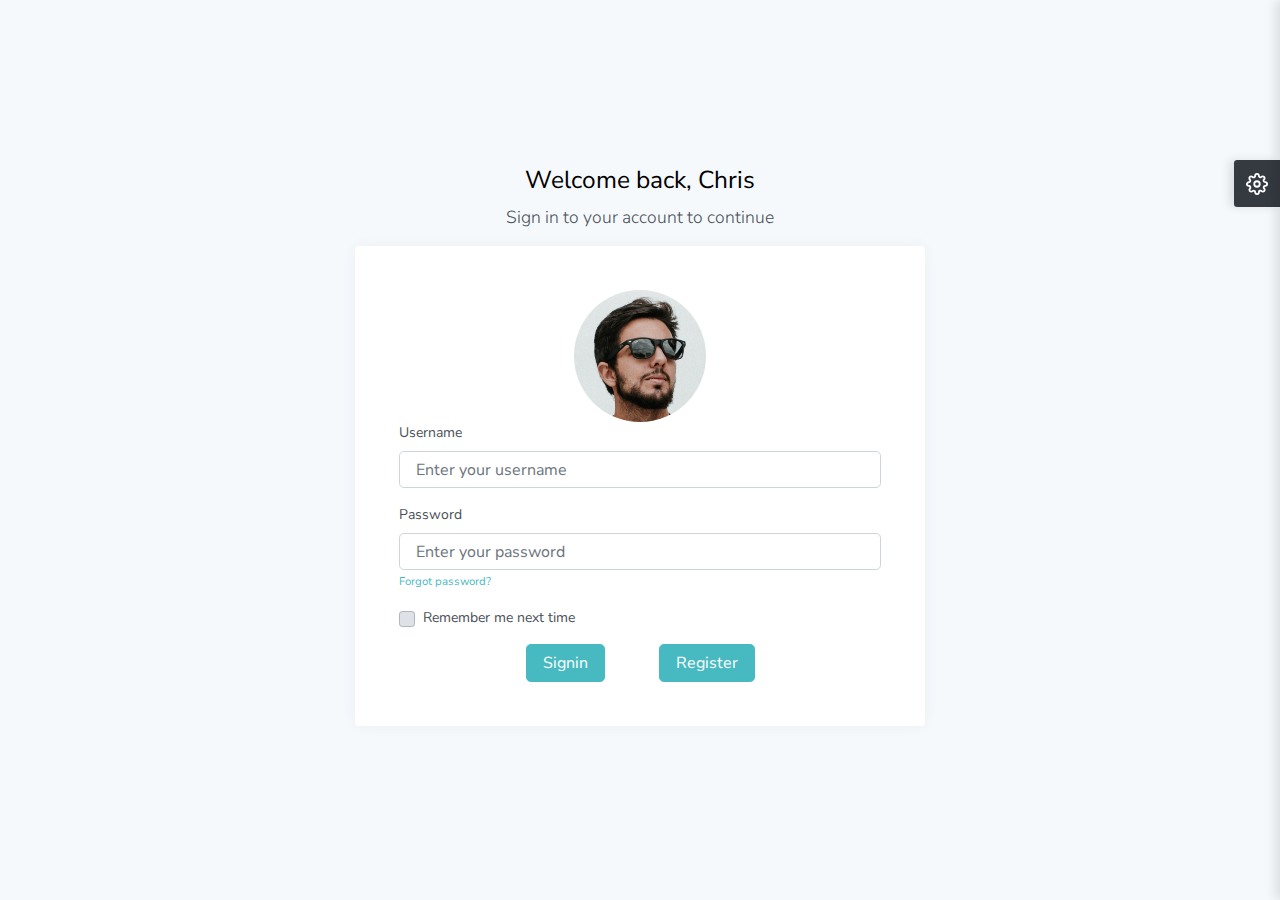
<file: frontend-template/signin.html>
<!DOCTYPE html>
<html lang="en">

<head>
    <meta charset="utf-8">
    <meta http-equiv="X-UA-Compatible" content="IE=edge">
    <meta name="viewport" content="width=device-width, initial-scale=1, shrink-to-fit=no">
    <meta name="description" content="Responsive Bootstrap 4 Admin &amp; Dashboard Template">
    <meta name="author" content="Bootlab">

    <link rel="icon" type="image/x-icon" href="../img/brands/webpack.svg"/>

    <title>Final - Exam &amp; Dashboard</title>

    <link rel="preconnect" href="//fonts.gstatic.com/" crossorigin="">

    <!-- PICK ONE OF THE STYLES BELOW -->
    <!-- <link href="css/classic.css" rel="stylesheet"> -->
    <!-- <link href="css/corporate.css" rel="stylesheet"> -->
    <!-- <link href="css/modern.css" rel="stylesheet"> -->

    <!-- BEGIN SETTINGS -->
    <!-- You can remove this after picking a style -->
    <style>
        body {
            opacity: 0;
        }
    </style>

    <script src="js\settings.js"></script>
    <!-- END SETTINGS -->
    <!-- Global site tag (gtag.js) - Google Analytics -->
    <script async="" src="https://www.googletagmanager.com/gtag/js?id=UA-120946860-6"></script>
    <script>
        window.dataLayer = window.dataLayer || [];
        function gtag() { dataLayer.push(arguments); }
        gtag('js', new Date());

        gtag('config', 'UA-120946860-6');
    </script>
</head>

<body>
    <main class="main d-flex w-100">
        <div class="container d-flex flex-column">
            <div class="row h-100">
                <div class="col-sm-10 col-md-8 col-lg-6 mx-auto d-table h-100">
                    <div class="d-table-cell align-middle">

                        <div class="text-center mt-4">
                            <h1 class="h2">Welcome back, Chris</h1>
                            <p class="lead">
                                Sign in to your account to continue
                            </p>
                        </div>

                        <div class="card">
                            <div class="card-body">
                                <div class="m-sm-4">
                                    <div class="text-center">
                                        <img src="img\avatars\avatar.jpg" alt="Chris Wood"
                                            class="img-fluid rounded-circle" width="132" height="132">
                                    </div>
                                    <form id="form_login">
                                        <div class="form-group">
                                            <label>Username</label>
                                            <input id="input_username" class="form-control form-control-lg" type="text" name="email"
                                                placeholder="Enter your username" required>
                                        </div>
                                        <div class="form-group">
                                            <label>Password</label>
                                            <input id="input_password" class="form-control form-control-lg" type="password" name="password"
                                                placeholder="Enter your password" required>
                                            <small>
                                                <a href="pages-reset-password.html">Forgot password?</a>
                                            </small>
                                        </div>
                                        <p style="color: red;text-align: center" id="signin_msg_err"></p>
                                        <div>
                                            <label class="custom-control custom-checkbox align-items-center">
                                                <input id="checkbox_rememberme" type="checkbox" class="custom-control-input" name="remember-me"/>
                                                <span class="custom-control-label text-small">Remember me next time</span>
                                            </label>
                                        </div>
                                        
                                        <div class="text-center mt-3">
                                            <!-- <a href="index.html" class="btn btn-lg btn-primary">Sign in</a> -->
                                            <button id="btn_sign_in" type="submit" class="btn btn-lg btn-primary" style="margin-right:25px">Signin</button>

                                            <button id="btn_register" type="submit" class="btn btn-lg btn-primary" style="margin-left:25px">Register</button>
                                        </div>
                                    </form>
                                </div>
                            </div>
                        </div>

                    </div>
                </div>
            </div>
        </div>
    </main>

    <script src="js\app.js"></script>

    <script>
        var flagRememberMe = false;

        $('#checkbox_rememberme').click(function() {
            if ($(this).is(':checked')) {
                flagRememberMe = true;
            }
        })

        //register account
        $('#btn_register').click(function() {
            window.location.replace('signup.html')
        })


        $('#form_login').on("submit", function(e) {
            e.preventDefault(); // cancel the actual submit
            
            let username = $('#input_username').val().trim()
            let password = $('#input_password').val().trim()

            $.ajax({
                url: 'http://localhost:8888/api/auth/signin',
                type: 'POST',
                contentType: "application/json",
                dataType: 'json',
                data: JSON.stringify({
                    username: username,
                    password: password
                }),
                success: function(data) {
                    console.log(data)

                    // save data to storage
                    localStorage.setItem("role", data.role);
                    localStorage.setItem("isTheFirstLogin", true);
                    localStorage.setItem("username", data.username);
                    localStorage.setItem("token", data.token);
                    if (flagRememberMe == true) {
                        localStorage.setItem("rememberme", true);
                    }
                    // redirect to home page
                    window.location.replace("index.html");
                },
                error(response) {

                    console.log(response)

                    if (response.status == 401) {
                        showUserNameErrorMessage("Signin fail. Username or password was wrong!")
                    }else if (response.status == 404) {
                        showUserNameErrorMessage("Username not found!")
                    }else if (response.status == 400) {
                        showUserNameErrorMessage("May be password wrong!")
                    }
                } 
            })
        
        });

        function showUserNameErrorMessage(err) {
            $('#signin_msg_err').html(err)
        }
    </script>

</body>

</html>
</file>
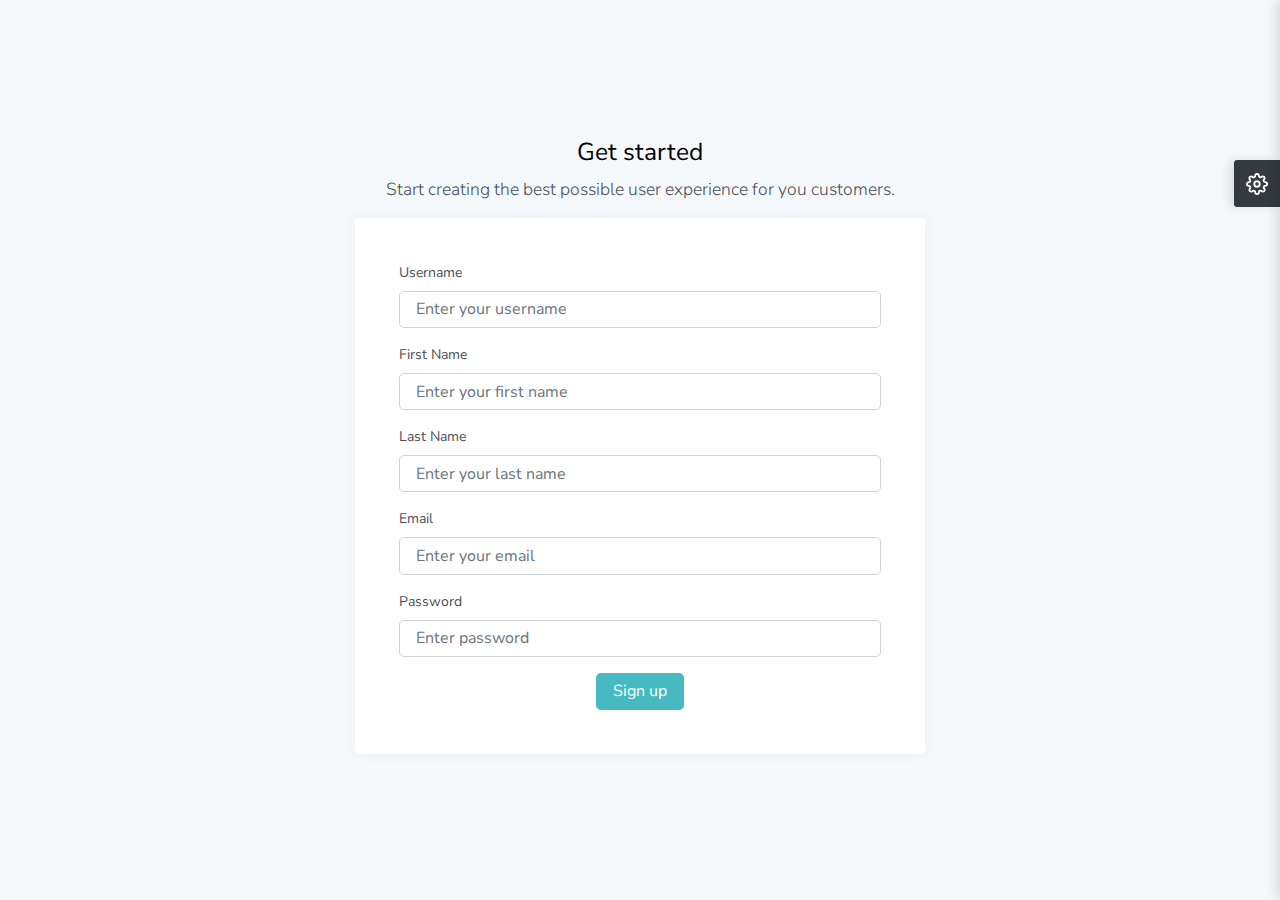
<file: frontend-template/signup.html>
<!DOCTYPE html>
<html lang="en">

<head>
	<meta charset="utf-8">
	<meta http-equiv="X-UA-Compatible" content="IE=edge">
	<meta name="viewport" content="width=device-width, initial-scale=1, shrink-to-fit=no">
	<meta name="description" content="Responsive Bootstrap 4 Admin &amp; Dashboard Template">
	<meta name="author" content="Bootlab">

	<title>Sign Up - AppStack - Admin &amp; Dashboard Template</title>

	<link rel="preconnect" href="//fonts.gstatic.com/" crossorigin="">

	<!-- PICK ONE OF THE STYLES BELOW -->
	<!-- <link href="css/classic.css" rel="stylesheet"> -->
	<!-- <link href="css/corporate.css" rel="stylesheet"> -->
	<!-- <link href="css/modern.css" rel="stylesheet"> -->

	<!-- BEGIN SETTINGS -->
	<!-- You can remove this after picking a style -->
	<style>
		body {
			opacity: 0;
		}
	</style>
	<script src="js\settings.js"></script>
	<!-- END SETTINGS -->
<!-- Global site tag (gtag.js) - Google Analytics -->
<script async="" src="https://www.googletagmanager.com/gtag/js?id=UA-120946860-6"></script>
<script>
  window.dataLayer = window.dataLayer || [];
  function gtag(){dataLayer.push(arguments);}
  gtag('js', new Date());

  gtag('config', 'UA-120946860-6');
</script></head>

<body>
	<main class="main d-flex w-100">
		<div class="container d-flex flex-column">
			<div class="row h-100">
				<div class="col-sm-10 col-md-8 col-lg-6 mx-auto d-table h-100">
					<div class="d-table-cell align-middle">

						<div class="text-center mt-4">
							<h1 class="h2">Get started</h1>
							<p class="lead">
								Start creating the best possible user experience for you customers.
							</p>
						</div>

						<div class="card">
							<div class="card-body">
								<div class="m-sm-4">
									<form id="form_register_account">
										<div class="form-group">
											<label>Username</label>
											<input class="form-control form-control-lg" type="text" name="username" placeholder="Enter your username" required>
                                            <p style="color: red;" id="username_msg_err"></p>
										</div>
										<div class="form-group">
											<label>First Name</label>
											<input class="form-control form-control-lg" type="text" name="first_name" placeholder="Enter your first name" required>
										</div>
                                        <div class="form-group">
											<label>Last Name</label>
											<input class="form-control form-control-lg" type="text" name="last_name" placeholder="Enter your last name" required>
										</div>
										<div class="form-group">
											<label>Email</label>
											<input class="form-control form-control-lg" type="email" name="email" placeholder="Enter your email" required>
										</div>
										<div class="form-group">
											<label>Password</label>
											<input class="form-control form-control-lg" type="password" name="password" placeholder="Enter password" required>
										</div>
										<div class="text-center mt-3">
											<!-- <a href="dashboard-default.html" class="btn btn-lg btn-primary">Sign up</a> -->
											<button type="submit" class="btn btn-lg btn-primary">Sign up</button>
										</div>
									</form>
								</div>
							</div>
						</div>

					</div>
				</div>
			</div>
		</div>
	</main>

	<script src="js\app.js"></script>

    <script>
        $('#form_register_account').on("submit", function(e) {
            e.preventDefault()

            let form = $('#form_register_account')
            let account = {
                username: form.find('input[name="username"]').val(),
                firstName: form.find('input[name="first_name"]').val(),
                lastName: form.find('input[name="last_name"]').val(),
                email: form.find('input[name="email"]').val(),
                password: form.find('input[name="password"]').val()
            }
            
            console.log(account)

            $.ajax({
                url: 'http://localhost:8888/api/auth/signup',
                method: 'POST',
                contentType: 'application/json',
                dateType: 'json',
                data: JSON.stringify(account),
                success: function(response) {
                    console.log(response)

                    window.location.replace('signin.html')
                },
                error(request, status, err) {
                    showUserNameErrorMessage(err)
                } 
            })
            //$('#form_register_account').trigger("reset");
        })

        function showUserNameErrorMessage(err) {
            $('#username_msg_err').html(err)
        }
    </script>

</body>

</html>
</file>
